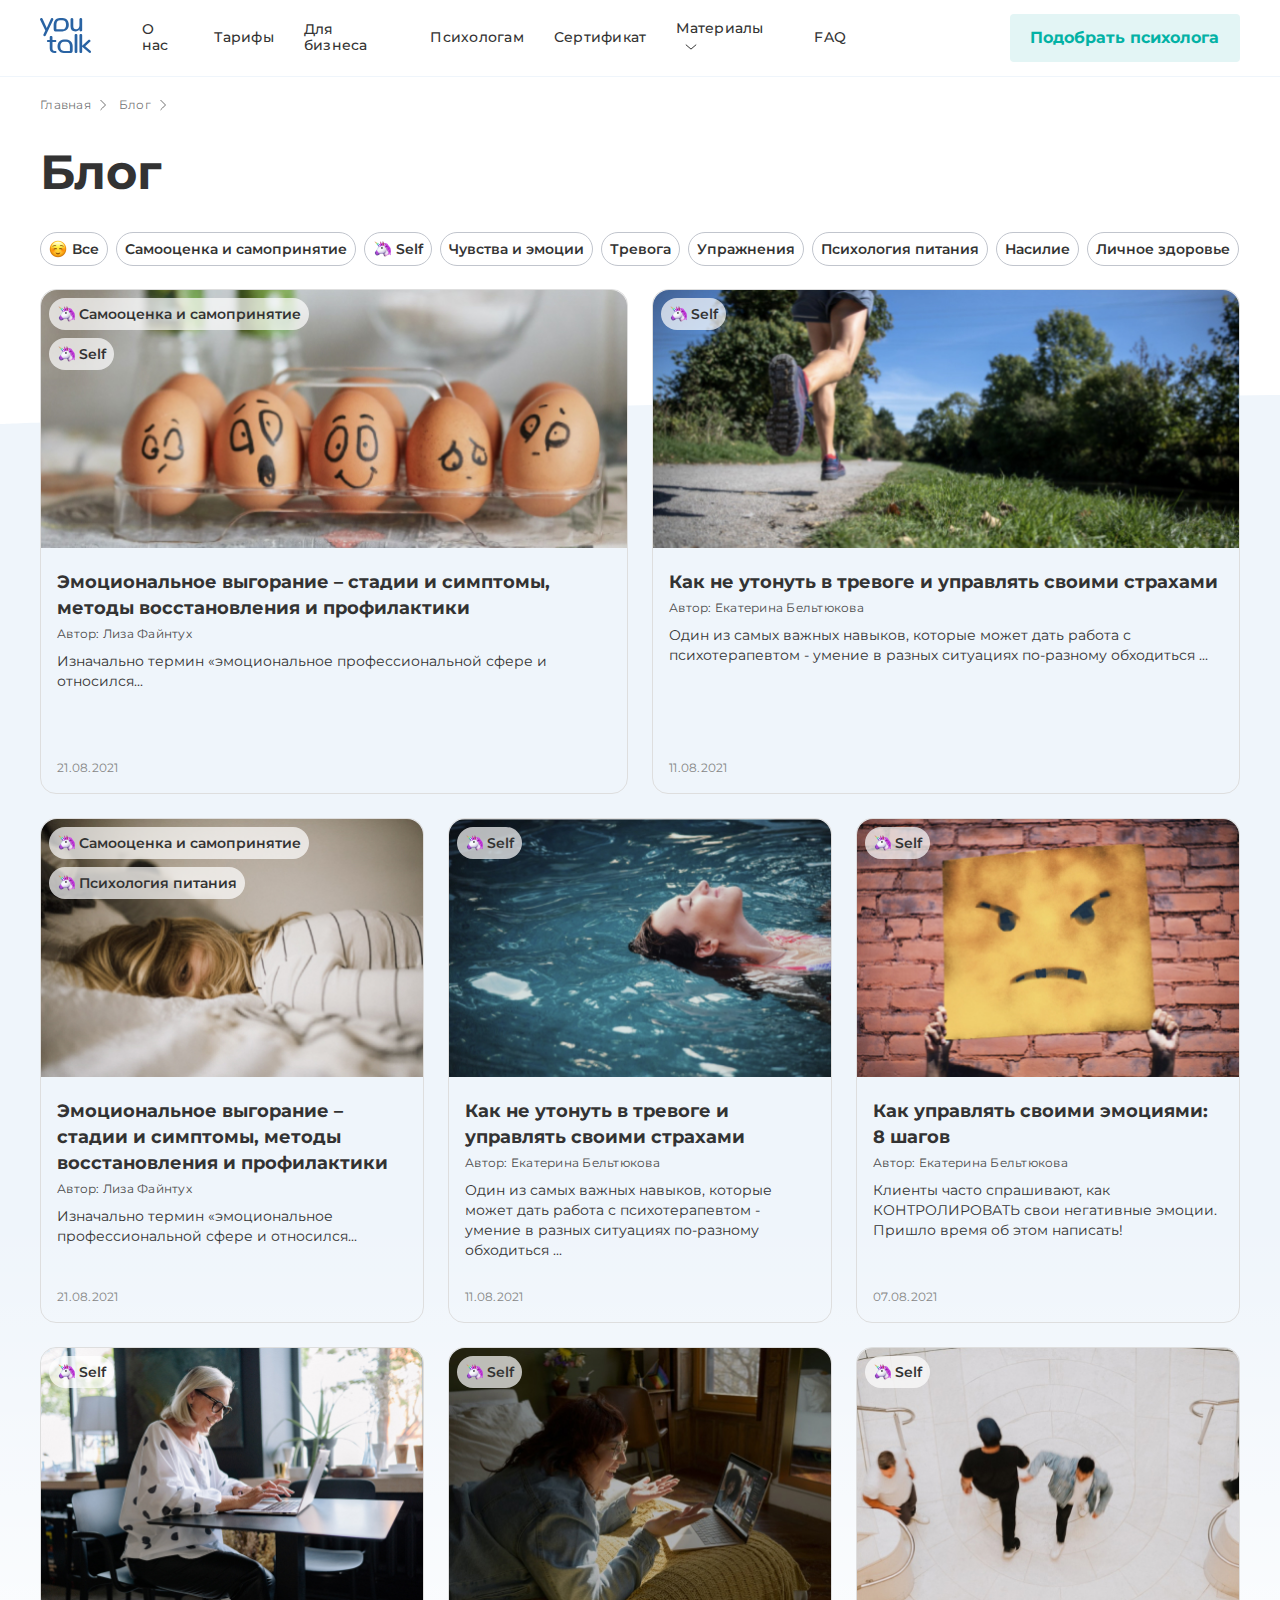
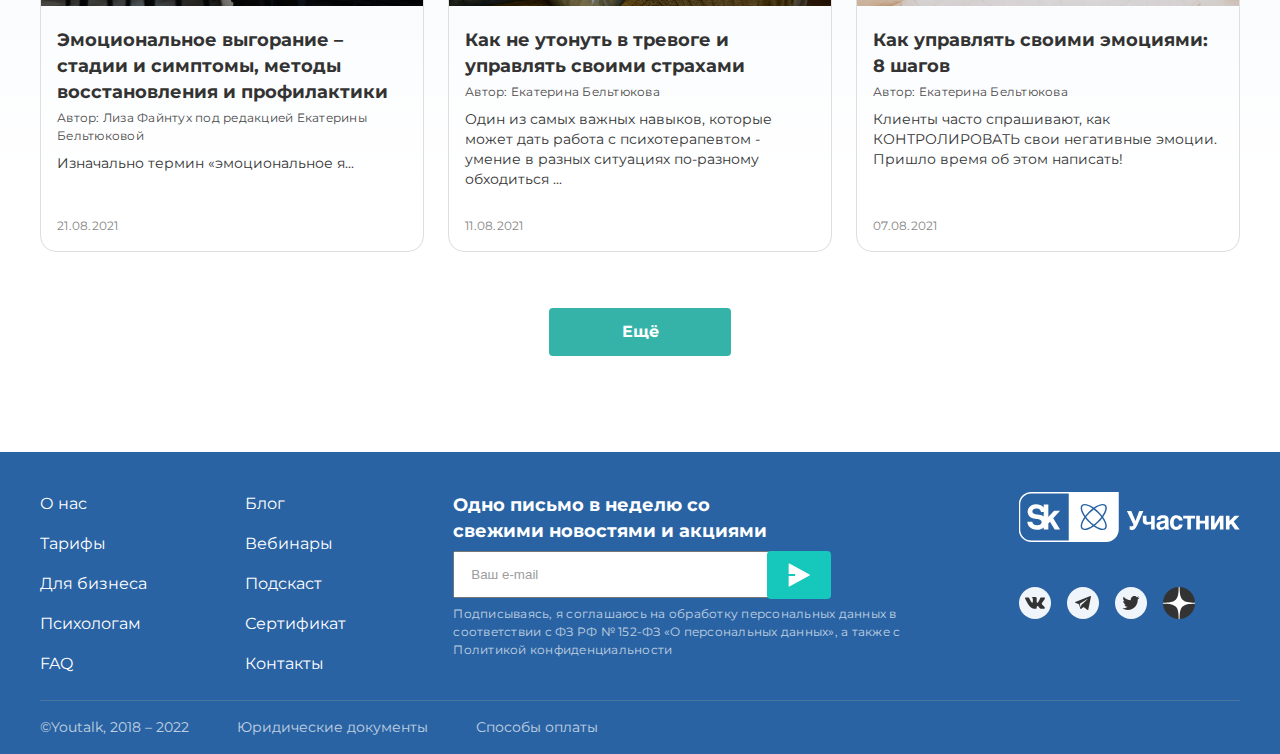
<file: index.html>
<!DOCTYPE html>
<html lang="ru">
  <head>
    <meta charset="UTF-8" />
    <meta name="viewport" content="width=device-width, initial-scale=1.0" />
    <meta http-equiv="X-UA-Compatible" content="ie=edge" />
    <title>Youtalk</title>
    <link rel="preconnect" href="https://fonts.googleapis.com" />
    <link rel="preconnect" href="https://fonts.gstatic.com" crossorigin />
    <link
      href="https://fonts.googleapis.com/css2?family=Montserrat:ital,wght@0,400;0,500;0,600;0,700;1,400&family=Open+Sans&display=swap"
      rel="stylesheet"
    />
    <link rel="stylesheet" href="css/reset.css" />
    <link rel="stylesheet" href="css/style.css" />
  </head>
  <body>
    <div class="wrapper">
      <header class="header">
        <div class="container">
          <div class="nav">
            <a class="logo" href="#">
              <img class="logo__img" src="images/logo.svg" alt="логотип" />
            </a>
            <div class="burger__menu">
              <span></span>
            </div>
            <ul class="menu ">
              <li class="menu__list">
                <a class="menu__link" href="#">О нас</a>
              </li>
              <li class="menu__list">
                <a class="menu__link" href="#">Тарифы</a>
              </li>
              <li class="menu__list">
                <a class="menu__link" href="#">Для бизнеса</a>
              </li>
              <li class="menu__list">
                <a class="menu__link" href="#">Психологам</a>
              </li>
              <li class="menu__list">
                <a class="menu__link" href="#">Сертификат</a>
              </li>
              <li class="menu__list">
                <a class="menu__link check-mark" href="#">Материалы</a>
              </li>
              <li class="menu__list">
                <a class="menu__link" href="#">FAQ</a>
              </li>
            </ul>
            <button class="header__button button">Подобрать психолога</button>
          </div>
        </div>
      </header>
        <main class="main">
        <div class="container">
          <ul class="bread-crumbs">
            <li class="bread-crumbs_item"><a href="#">Главная</a></li>
            <li class="bread-crumbs_item"><a href="#">Блог</a></li>
          </ul>
          <section class="blog">
            <h1 class="blog__title">Блог</h1>
            <div class="blog__menu">
              <ul class="blog__menu-list">
                <li class="blog__menu-item">
                  <a href="#" class="blog__menu-link"
                    ><img src="images/smile.svg" alt="эмодзи" /> Все</a
                  >
                </li>
                <li class="blog__menu-item">
                  <a href="#" class="blog__menu-link"
                    >Самооценка и самопринятие</a
                  >
                </li>
                <li class="blog__menu-item">
                  <a href="#" class="blog__menu-link"
                    ><img src="images/unicorn.svg" alt="unicorn" />Self</a
                  >
                </li>
                <li class="blog__menu-item">
                  <a href="#" class="blog__menu-link">Чувства и эмоции</a>
                </li>
                <li class="blog__menu-item">
                  <a href="#" class="blog__menu-link">Тревога</a>
                </li>
                <li class="blog__menu-item">
                  <a href="#" class="blog__menu-link">Упражнения</a>
                </li>
                <li class="blog__menu-item">
                  <a href="#" class="blog__menu-link">Психология питания</a>
                </li>
                <li class="blog__menu-item">
                  <a href="#" class="blog__menu-link">Насилие</a>
                </li>
                <li class="blog__menu-item">
                  <a href="#" class="blog__menu-link">Личное здоровье</a>
                </li>
              </ul>
            </div>
            <div class="blog__articles">
              <div class="blog__article">
                <div class="blog__article-img">
                  <img
                    src="images/blog__article-img1.jpg"
                    alt="картинка статьи"
                  />
                </div>
                <div class="blog__article-info">
                  <h2 class="blog__article-title">
                    Эмоциональное выгорание – стадии и симптомы, методы
                    восстановления и профилактики
                  </h2>
                  <p class="blog__article-author">Автор: Лиза Файнтух</p>
                  <p class="blog__article-text">
                    Изначально термин «эмоциональное профессиональной сфере и
                    относился...
                  </p>
                  <time class="blog__article-time">21.08.2021</time>
                </div>
                <a href="#" class="blog__mark"
                  ><img src="images/unicorn.svg" alt="unicorn" />Самооценка и
                  самопринятие</a
                >
                <a href="#" class="blog__mark-2"
                  ><img src="images/unicorn.svg" alt="unicorn" />Self</a
                >
              </div>

              <div class="blog__article">
                <div class="blog__article-img">
                  <img
                    src="images/blog__article-img2.jpg"
                    alt="картинка статьи"
                  />
                </div>
                <div class="blog__article-info">
                  <h2 class="blog__article-title">
                    Как не утонуть в тревоге и управлять своими страхами
                  </h2>
                  <p class="blog__article-author">
                    Автор: Екатерина Бельтюкова
                  </p>
                  <p class="blog__article-text">
                    Один из самых важных навыков, которые может дать работа с
                    психотерапевтом - умение в разных ситуациях по-разному
                    обходиться ...
                  </p>
                  <time class="blog__article-time">11.08.2021</time>
                </div>
                <a href="#" class="blog__mark"
                  ><img src="images/unicorn.svg" alt="unicorn" />Self</a
                >
              </div>

              <div class="blog__article">
                <div class="blog__article-img">
                  <img
                    src="images/blog__article-img3.jpg"
                    alt="картинка статьи"
                  />
                </div>
                <div class="blog__article-info">
                  <h2 class="blog__article-title">
                    Эмоциональное выгорание – стадии и симптомы, методы
                    восстановления и профилактики
                  </h2>
                  <p class="blog__article-author">Автор: Лиза Файнтух</p>
                  <p class="blog__article-text">
                    Изначально термин «эмоциональное профессиональной сфере и
                    относился...
                  </p>
                  <time class="blog__article-time">21.08.2021</time>
                </div>
                <a href="#" class="blog__mark"
                  ><img src="images/unicorn.svg" alt="unicorn" />Самооценка и
                  самопринятие</a
                >
                <a href="#" class="blog__mark-2"
                  ><img src="images/unicorn.svg" alt="unicorn" />Психология
                  питания</a
                >
              </div>

              <div class="blog__article">
                <div class="blog__article-img">
                  <a href="article.html"><img
                    src="images/blog__article-img4.jpg"
                    alt="картинка статьи"
                  /></a>
                </div>
                <div class="blog__article-info">
                  <h2 class="blog__article-title">
                    Как не утонуть в тревоге и управлять своими страхами
                  </h2>
                  <p class="blog__article-author">
                    Автор: Екатерина Бельтюкова
                  </p>
                  <p class="blog__article-text">
                    Один из самых важных навыков, которые может дать работа с
                    психотерапевтом - умение в разных ситуациях по-разному
                    обходиться ...
                  </p>
                  <time class="blog__article-time">11.08.2021</time>
                </div>
                <a href="#" class="blog__mark"
                  ><img src="images/unicorn.svg" alt="unicorn" />Self</a
                >
              </div>

              <div class="blog__article none">
                <div class="blog__article-img">
                  <img
                    src="images/blog__article-img5.jpg"
                    alt="картинка статьи"
                  />
                </div>
                <div class="blog__article-info">
                  <h2 class="blog__article-title">
                    Как управлять своими эмоциями: 8 шагов
                  </h2>
                  <p class="blog__article-author">
                    Автор: Екатерина Бельтюкова
                  </p>
                  <p class="blog__article-text">
                    Клиенты часто спрашивают, как КОНТРОЛИРОВАТЬ свои негативные
                    эмоции. Пришло время об этом написать!
                  </p>
                  <time class="blog__article-time">07.08.2021</time>
                </div>
                <a href="#" class="blog__mark"
                  ><img src="images/unicorn.svg" alt="unicorn" />Self</a
                >
              </div>

              <div class="blog__article none">
                <div class="blog__article-img">
                  <img
                    src="images/blog__article-img6.jpg"
                    alt="картинка статьи"
                  />
                </div>
                <div class="blog__article-info">
                  <h2 class="blog__article-title">
                    Эмоциональное выгорание – стадии и симптомы, методы
                    восстановления и профилактики
                  </h2>
                  <p class="blog__article-author">
                    Автор: Лиза Файнтух под редакцией Екатерины Бельтюковой
                  </p>
                  <p class="blog__article-text">
                    Изначально термин «эмоциональное я...
                  </p>
                  <time class="blog__article-time">21.08.2021</time>
                </div>
                <a href="#" class="blog__mark"
                  ><img src="images/unicorn.svg" alt="unicorn" />Self</a
                >
              </div>

              <div class="blog__article none">
                <div class="blog__article-img">
                  <img
                    src="images/blog__article-img7.jpg"
                    alt="картинка статьи"
                  />
                </div>
                <div class="blog__article-info">
                  <h2 class="blog__article-title">
                    Как не утонуть в тревоге и управлять своими страхами
                  </h2>
                  <p class="blog__article-author">
                    Автор: Екатерина Бельтюкова
                  </p>
                  <p class="blog__article-text">
                    Один из самых важных навыков, которые может дать работа с
                    психотерапевтом - умение в разных ситуациях по-разному
                    обходиться ...
                  </p>
                  <time class="blog__article-time">11.08.2021</time>
                </div>
                <a href="#" class="blog__mark"
                  ><img src="images/unicorn.svg" alt="unicorn" />Self</a
                >
              </div>

              <div class="blog__article none">
                <div class="blog__article-img">
                  <img
                    src="images/blog__article-img8.jpg"
                    alt="картинка статьи"
                  />
                </div>
                <div class="blog__article-info">
                  <h2 class="blog__article-title">
                    Как управлять своими эмоциями: 8 шагов
                  </h2>
                  <p class="blog__article-author">
                    Автор: Екатерина Бельтюкова
                  </p>
                  <p class="blog__article-text">
                    Клиенты часто спрашивают, как КОНТРОЛИРОВАТЬ свои негативные
                    эмоции. Пришло время об этом написать!
                  </p>
                  <time class="blog__article-time">07.08.2021</time>
                </div>
                <a href="#" class="blog__mark"
                  ><img src="images/unicorn.svg" alt="unicorn" />Self</a
                >
              </div>
            </div>
            <button class="button blog__button">Ещё</button>
          </section>
        </div>
      </main>
      <footer class="footer">
        <div class="container">
          <div class="footer__inner">
            <div class="footer__top">
              <ul class="footer__list-about">
                <li><a href="#"></a>О нас</li>
                <li><a href="#"></a>Тарифы</li>
                <li><a href="#"></a>Для бизнеса</li>
                <li><a href="#"></a>Психологам</li>
                <li><a href="#"></a>FAQ</li>
              </ul>

              <ul class="footer__list-about">
                <li><a href="#"></a>Блог</li>
                <li><a href="#"></a>Вебинары</li>
                <li><a href="#"></a>Подскаст</li>
                <li><a href="#"></a>Сертификат</li>
                <li><a href="#"></a>Контакты</li>
              </ul>

              <form action="#" class="form">
                <h2 class="form__title">
                  Одно письмо в неделю со свежими новостями и акциями
                </h2>

                <div class="form-group">
                  <input
                    type="text"
                    class="form__input"
                    placeholder="Ваш e-mail"
                  />

                  <button class="form__button">
                    <img src="images/form-letter.svg" alt="письмо" />
                  </button>
                </div>
                <p class="form__text">
                  Подписываясь, я соглашаюсь на обработку персональных данных в
                  соответствии с ФЗ РФ № 152-ФЗ «О персональных данных», а также
                  с Политикой конфиденциальности
                </p>
              </form>
              <div class="social">
                <div class="member-logo">
                  <img src="images/member.svg" alt="участник" />
                </div>
                <ul class="social-list">
                  <li class="social-item social-item1">
                    <a href="#" class="social-link"
                      ><img src="images/vk.svg" alt="Вконтакте"
                    /></a>
                  </li>
                  <li class="social-item social-item2">
                    <a href="#" class="social-link"
                      ><img src="images/tg.svg" alt="Телеграм"
                    /></a>
                  </li>
                  <li class="social-item social-item3">
                    <a href="#" class="social-link"
                      ><img src="images/x.svg" alt="Сеть Х"
                    /></a>
                  </li>
                  <li class="social-item social-item4">
                    <a href="#" class="social-link"
                      ><img src="images/dzen.svg" alt="Дзен"
                    /></a>
                  </li>
                </ul>
              </div>
            </div>

            <div class="footer__bottom">
              <ul class="footer__info">
                <li class="footer__info-item">
                  <a href="#" class="footer__info-link"
                    >©Youtalk, 2018 – 2022</a
                  >
                </li>
                <li class="footer__info-item">
                  <a href="#" class="footer__info-link"
                    >Юридические документы</a
                  >
                </li>
                <li class="footer__info-item">
                  <a href="#" class="footer__info-link">Способы оплаты</a>
                </li>
              </ul>
            </div>
          </div>
        </div>
      </footer>
    </div>
    <script>
      document.querySelector('.burger__menu').addEventListener('click', function() {
        this.classList.toggle('active');
        document.querySelector('.menu').classList.toggle('open');
      })
    </script>
  </body>
  </html>
</file>
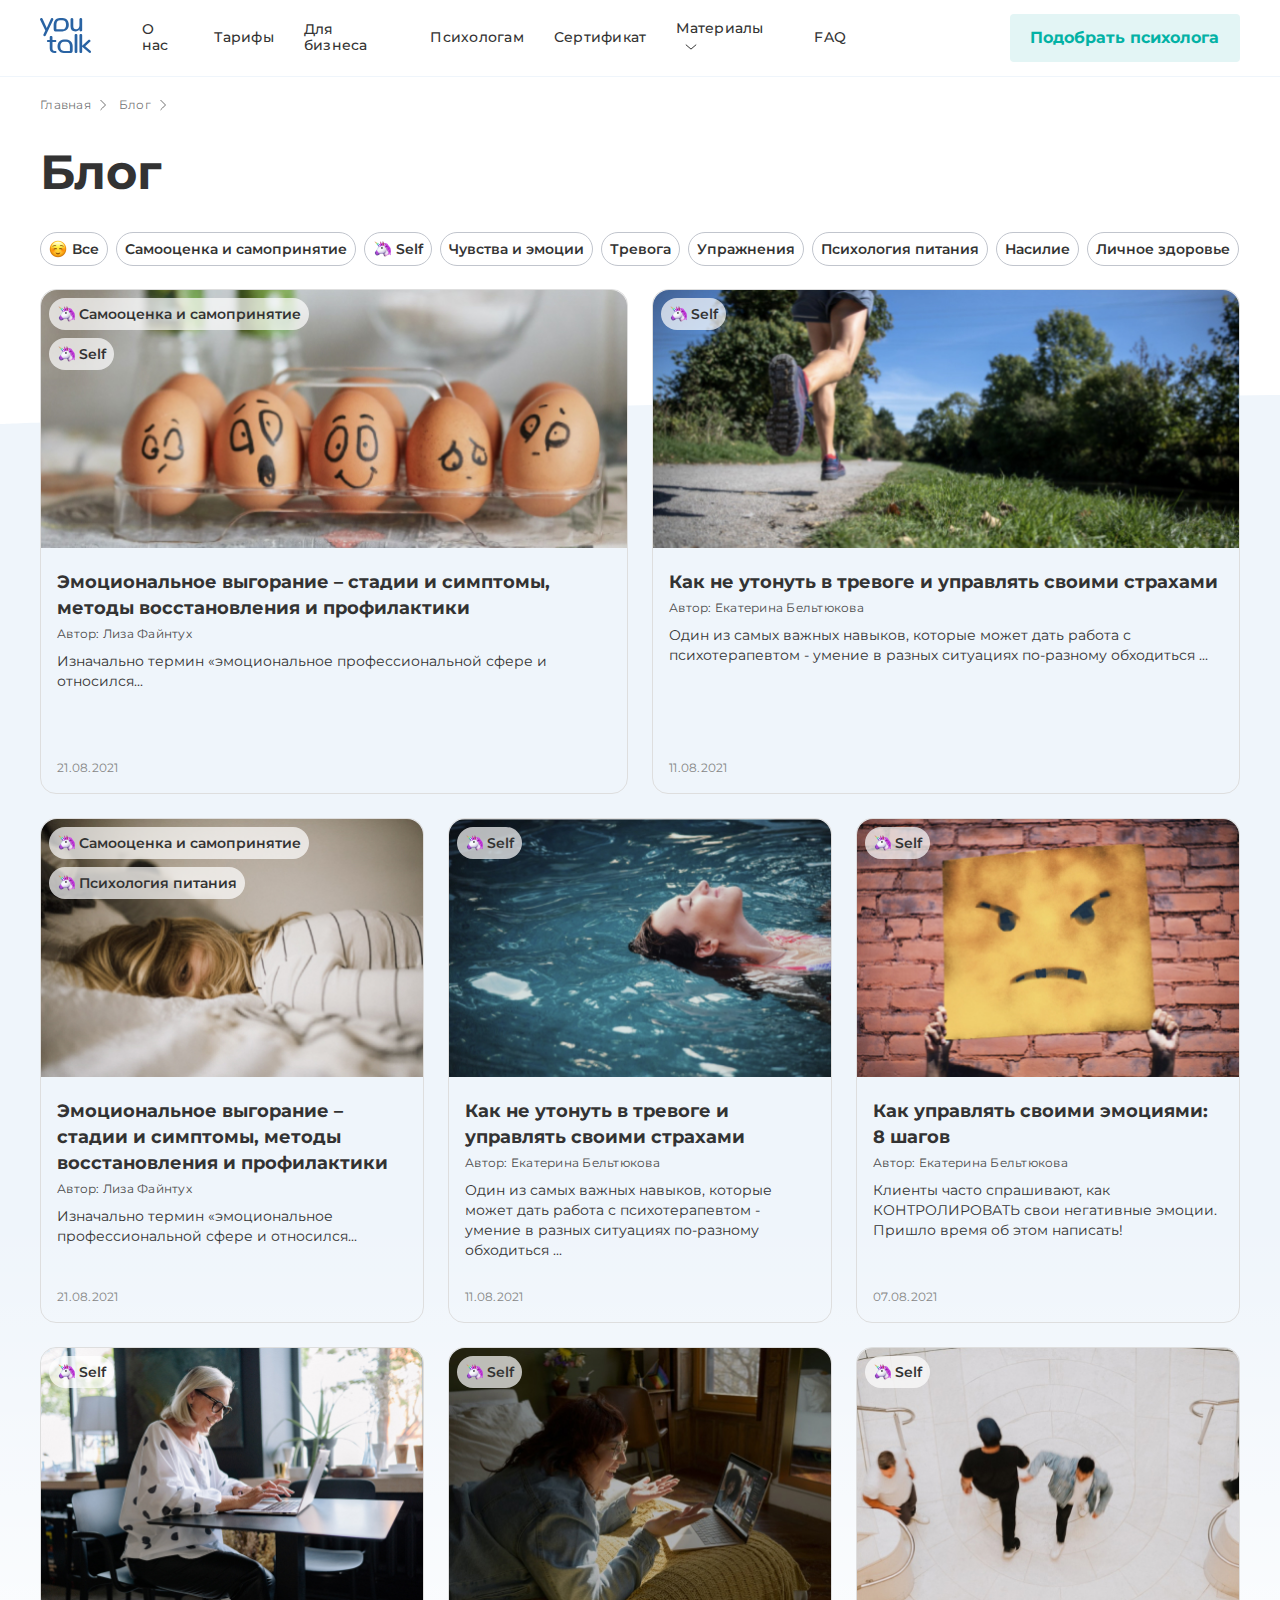
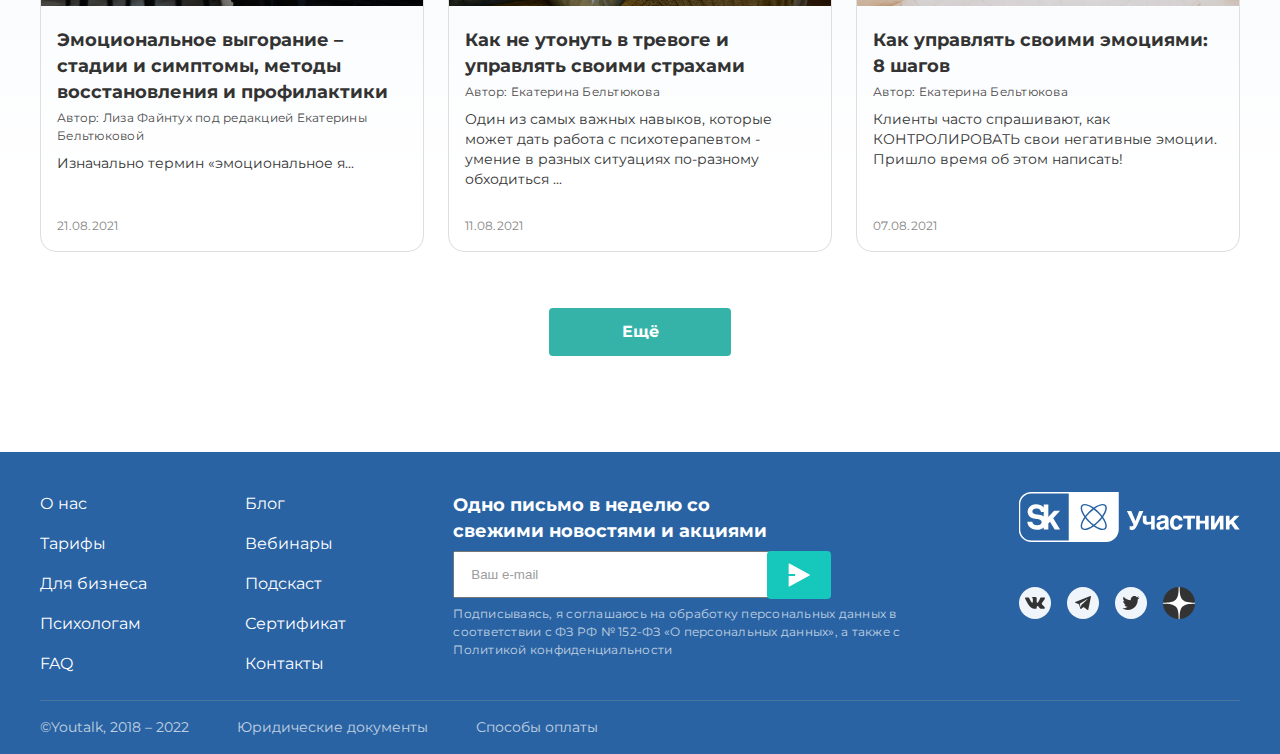
<file: blog.html>
<!DOCTYPE html>
<html lang="ru">
  <head>
    <meta charset="UTF-8" />
    <meta name="viewport" content="width=device-width, initial-scale=1.0" />
    <meta http-equiv="X-UA-Compatible" content="ie=edge" />
    <title>Youtalk</title>
    <link rel="preconnect" href="https://fonts.googleapis.com" />
    <link rel="preconnect" href="https://fonts.gstatic.com" crossorigin />
    <link
      href="https://fonts.googleapis.com/css2?family=Montserrat:ital,wght@0,400;0,500;0,600;0,700;1,400&family=Open+Sans&display=swap"
      rel="stylesheet"
    />
    <link rel="stylesheet" href="css/reset.css" />
    <link rel="stylesheet" href="css/style.css" />
  </head>
  <body>
    <div class="wrapper">
      <header class="header">
        <div class="container">
          <div class="nav">
            <a class="logo" href="#">
              <img class="logo__img" src="images/logo.svg" alt="логотип" />
            </a>
            <ul class="menu">
              <li class="menu__list">
                <a class="menu__link" href="#">О нас</a>
              </li>
              <li class="menu__list">
                <a class="menu__link" href="#">Тарифы</a>
              </li>
              <li class="menu__list">
                <a class="menu__link" href="#">Для бизнеса</a>
              </li>
              <li class="menu__list">
                <a class="menu__link" href="#">Психологам</a>
              </li>
              <li class="menu__list">
                <a class="menu__link" href="#">Сертификат</a>
              </li>
              <li class="menu__list">
                <a class="menu__link check-mark" href="#">Материалы</a>
              </li>
              <li class="menu__list">
                <a class="menu__link" href="#">FAQ</a>
              </li>
            </ul>
            <button class="header__button button">Подобрать психолога</button>
          </div>
        </div>
      </header>
      <main class="main">
        <div class="container">
          <ul class="bread-crumbs">
            <li class="bread-crumbs_item"><a href="#">Главная</a></li>
            <li class="bread-crumbs_item"><a href="blog.html">Блог</a></li>
          </ul>
          <section class="blog">
            <h1 class="blog__title">Блог</h1>
            <div class="blog__menu">
              <ul class="blog__menu-list">
                <li class="blog__menu-item">
                  <a href="#" class="blog__menu-link"
                    ><img src="images/smile.svg" alt="" /> Все</a
                  >
                </li>
                <li class="blog__menu-item">
                  <a href="#" class="blog__menu-link"
                    >Самооценка и самопринятие</a
                  >
                </li>
                <li class="blog__menu-item">
                  <a href="#" class="blog__menu-link"
                    ><img src="images/unicorn.svg" alt="unicorn" />Self</a
                  >
                </li>
                <li class="blog__menu-item">
                  <a href="#" class="blog__menu-link">Чувства и эмоции</a>
                </li>
                <li class="blog__menu-item">
                  <a href="#" class="blog__menu-link">Тревога</a>
                </li>
                <li class="blog__menu-item">
                  <a href="#" class="blog__menu-link">Упражнения</a>
                </li>
                <li class="blog__menu-item">
                  <a href="#" class="blog__menu-link">Психология питания</a>
                </li>
                <li class="blog__menu-item">
                  <a href="#" class="blog__menu-link">Насилие</a>
                </li>
                <li class="blog__menu-item">
                  <a href="#" class="blog__menu-link">Личное здоровье</a>
                </li>
              </ul>
            </div>
            <div class="blog__articles">
              <div class="blog__article">
                <div class="blog__article-img">
                  <img
                    src="images/blog__article-img1.jpg"
                    alt="картинка статьи"
                  />
                </div>
                <div class="blog__article-info">
                  <h2 class="blog__article-title">
                    Эмоциональное выгорание – стадии и симптомы, методы
                    восстановления и профилактики
                  </h2>
                  <p class="blog__article-author">Автор: Лиза Файнтух</p>
                  <p class="blog__article-text">
                    Изначально термин «эмоциональное профессиональной сфере и
                    относился...
                  </p>
                  <time class="blog__article-time">21.08.2021</time>
                </div>
                <a href="#" class="blog__mark"
                  ><img src="images/unicorn.svg" alt="unicorn" />Самооценка и
                  самопринятие</a
                >
                <a href="#" class="blog__mark-2"
                  ><img src="images/unicorn.svg" alt="unicorn" />Self</a
                >
              </div>

              <div class="blog__article">
                <div class="blog__article-img">
                  <img
                    src="images/blog__article-img2.jpg"
                    alt="картинка статьи"
                  />
                </div>
                <div class="blog__article-info">
                  <h2 class="blog__article-title">
                    Как не утонуть в тревоге и управлять своими страхами
                  </h2>
                  <p class="blog__article-author">
                    Автор: Екатерина Бельтюкова
                  </p>
                  <p class="blog__article-text">
                    Один из самых важных навыков, которые может дать работа с
                    психотерапевтом - умение в разных ситуациях по-разному
                    обходиться ...
                  </p>
                  <time class="blog__article-time">11.08.2021</time>
                </div>
                <a href="#" class="blog__mark"
                  ><img src="images/unicorn.svg" alt="unicorn" />Self</a
                >
              </div>

              <div class="blog__article">
                <div class="blog__article-img">
                  <img
                    src="images/blog__article-img3.jpg"
                    alt="картинка статьи"
                  />
                </div>
                <div class="blog__article-info">
                  <h2 class="blog__article-title">
                    Эмоциональное выгорание – стадии и симптомы, методы
                    восстановления и профилактики
                  </h2>
                  <p class="blog__article-author">Автор: Лиза Файнтух</p>
                  <p class="blog__article-text">
                    Изначально термин «эмоциональное профессиональной сфере и
                    относился...
                  </p>
                  <time class="blog__article-time">21.08.2021</time>
                </div>
                <a href="#" class="blog__mark"
                  ><img src="images/unicorn.svg" alt="unicorn" />Самооценка и
                  самопринятие</a
                >
                <a href="#" class="blog__mark-2"
                  ><img src="images/unicorn.svg" alt="unicorn" />Психология
                  питания</a
                >
              </div>

              <div class="blog__article">
                <div class="blog__article-img">
                  <img
                    src="images/blog__article-img4.jpg"
                    alt="картинка статьи"
                  />
                </div>
                <div class="blog__article-info">
                  <h2 class="blog__article-title">
                    Как не утонуть в тревоге и управлять своими страхами
                  </h2>
                  <p class="blog__article-author">
                    Автор: Екатерина Бельтюкова
                  </p>
                  <p class="blog__article-text">
                    Один из самых важных навыков, которые может дать работа с
                    психотерапевтом - умение в разных ситуациях по-разному
                    обходиться ...
                  </p>
                  <time class="blog__article-time">11.08.2021</time>
                </div>
                <a href="#" class="blog__mark"
                  ><img src="images/unicorn.svg" alt="unicorn" />Self</a
                >
              </div>

              <div class="blog__article">
                <div class="blog__article-img">
                  <img
                    src="images/blog__article-img5.jpg"
                    alt="картинка статьи"
                  />
                </div>
                <div class="blog__article-info">
                  <h2 class="blog__article-title">
                    Как управлять своими эмоциями: 8 шагов
                  </h2>
                  <p class="blog__article-author">
                    Автор: Екатерина Бельтюкова
                  </p>
                  <p class="blog__article-text">
                    Клиенты часто спрашивают, как КОНТРОЛИРОВАТЬ свои негативные
                    эмоции. Пришло время об этом написать!
                  </p>
                  <time class="blog__article-time">07.08.2021</time>
                </div>
                <a href="#" class="blog__mark"
                  ><img src="images/unicorn.svg" alt="unicorn" />Self</a
                >
              </div>

              <div class="blog__article">
                <div class="blog__article-img">
                  <img
                    src="images/blog__article-img6.jpg"
                    alt="картинка статьи"
                  />
                </div>
                <div class="blog__article-info">
                  <h2 class="blog__article-title">
                    Эмоциональное выгорание – стадии и симптомы, методы
                    восстановления и профилактики
                  </h2>
                  <p class="blog__article-author">
                    Автор: Лиза Файнтух под редакцией Екатерины Бельтюковой
                  </p>
                  <p class="blog__article-text">
                    Изначально термин «эмоциональное я...
                  </p>
                  <time class="blog__article-time">21.08.2021</time>
                </div>
                <a href="#" class="blog__mark"
                  ><img src="images/unicorn.svg" alt="unicorn" />Self</a
                >
              </div>

              <div class="blog__article">
                <div class="blog__article-img">
                  <img
                    src="images/blog__article-img7.jpg"
                    alt="картинка статьи"
                  />
                </div>
                <div class="blog__article-info">
                  <h2 class="blog__article-title">
                    Как не утонуть в тревоге и управлять своими страхами
                  </h2>
                  <p class="blog__article-author">
                    Автор: Екатерина Бельтюкова
                  </p>
                  <p class="blog__article-text">
                    Один из самых важных навыков, которые может дать работа с
                    психотерапевтом - умение в разных ситуациях по-разному
                    обходиться ...
                  </p>
                  <time class="blog__article-time">11.08.2021</time>
                </div>
                <a href="#" class="blog__mark"
                  ><img src="images/unicorn.svg" alt="unicorn" />Self</a
                >
              </div>

              <div class="blog__article">
                <div class="blog__article-img">
                  <img
                    src="images/blog__article-img8.jpg"
                    alt="картинка статьи"
                  />
                </div>
                <div class="blog__article-info">
                  <h2 class="blog__article-title">
                    Как управлять своими эмоциями: 8 шагов
                  </h2>
                  <p class="blog__article-author">
                    Автор: Екатерина Бельтюкова
                  </p>
                  <p class="blog__article-text">
                    Клиенты часто спрашивают, как КОНТРОЛИРОВАТЬ свои негативные
                    эмоции. Пришло время об этом написать!
                  </p>
                  <time class="blog__article-time">07.08.2021</time>
                </div>
                <a href="#" class="blog__mark"
                  ><img src="images/unicorn.svg" alt="unicorn" />Self</a
                >
              </div>
            </div>
            <button class="button blog__button">Ещё</button>
          </section>
        </div>
      </main>
      <footer class="footer">
        <div class="container">
          <div class="footer__inner">
            <div class="footer__top">
              <ul class="footer__list-about">
                <li><a href="#"></a>О нас</li>
                <li><a href="#"></a>Тарифы</li>
                <li><a href="#"></a>Для бизнеса</li>
                <li><a href="#"></a>Психологам</li>
                <li><a href="#"></a>FAQ</li>
              </ul>

              <ul class="footer__list-about">
                <li><a href="#"></a>Блог</li>
                <li><a href="#"></a>Вебинары</li>
                <li><a href="#"></a>Подскаст</li>
                <li><a href="#"></a>Сертификат</li>
                <li><a href="#"></a>Контакты</li>
              </ul>

              <form action="#" class="form">
                <h2 class="form__title">
                  Одно письмо в неделю со свежими новостями и акциями
                </h2>

                <div class="form-group">
                  <input
                    type="text"
                    class="form__input"
                    placeholder="Ваш e-mail"
                  />

                  <button class="form__button">
                    <img src="/images/form-letter.svg" alt="письмо" />
                  </button>
                </div>
                <p class="form__text">
                  Подписываясь, я соглашаюсь на обработку персональных данных в
                  соответствии с ФЗ РФ № 152-ФЗ «О персональных данных», а также
                  с Политикой конфиденциальности
                </p>
              </form>
              <div class="social">
                <div class="member-logo">
                  <img src="/images/member.svg" alt="участник" />
                </div>
                <ul class="social-list">
                  <li class="social-item social-item1">
                    <a href="#" class="social-link"
                      ><img src="/images/vk.svg" alt="Вконтакте"
                    /></a>
                  </li>
                  <li class="social-item social-item2">
                    <a href="#" class="social-link"
                      ><img src="/images/tg.svg" alt="Телеграм"
                    /></a>
                  </li>
                  <li class="social-item social-item3">
                    <a href="#" class="social-link"
                      ><img src="/images/x.svg" alt="Сеть Х"
                    /></a>
                  </li>
                  <li class="social-item social-item4">
                    <a href="#" class="social-link"
                      ><img src="/images/dzen.svg" alt="Дзен"
                    /></a>
                  </li>
                </ul>
              </div>
            </div>

            <div class="footer__bottom">
              <ul class="footer__info">
                <li class="footer__info-item">
                  <a href="#" class="footer__info-link"
                    >©Youtalk, 2018 – 2022</a
                  >
                </li>
                <li class="footer__info-item">
                  <a href="#" class="footer__info-link"
                    >Юридические документы</a
                  >
                </li>
                <li class="footer__info-item">
                  <a href="#" class="footer__info-link">Способы оплаты</a>
                </li>
              </ul>
            </div>
          </div>
        </div>
      </footer>
    </div>
  </body>
</html>
</file>
<file: css/style.css>
:root {
  --button-green: #35b3a9;
  --color-mainText: #333;
  --footer-bg: #2963a3;
}

html {
  box-sizing: border-box;
  height: 100%;
}

*,
*::before,
*::after {
  box-sizing: inherit;
}

a {
  color: inherit;
  text-decoration: none;
}

li {
  list-style: none;
}

img {
  max-width: 100%;
}

body {
  height: 100%;
  font-family: "Montserrat", sans-serif;
  font-size: 14px;
  font-style: normal;
  font-weight: 400;
  line-height: 20px;
  color: var(--color-mainText);
}

button {
  border: none;
  outline: none;
  background-color: transparent;
  padding: 0;
  font: inherit;
  color: inherit;
}

input:focus {
  outline: none;
}

.wrapper {
  min-height: 100%;
  display: flex;
  flex-direction: column;
}

.container {
  max-width: 1220px;
  padding: 0 10px;
  margin: 0 auto;
}

.button {
  display: inline-flex;
  font-size: 16px;
  font-weight: 700;
  line-height: normal;
  line-height: 24px;
  border-radius: 4px;
  background: var(--button-green);
  padding: 12px 16px;
  width: 234px;
  height: 48px;
  color: #fff;
  text-align: center;
  cursor: pointer;
}

.header {
  border-bottom: 1px solid #eff5fb;
}

.nav {
  display: flex;
  height: 76px;
  padding: 30px 0;
  align-items: center;
  justify-content: space-between;
}

.menu {
  display: flex;
  column-gap: 30px;
  align-items: center;
  margin-right: 164px;
  margin-left: 51px;
}

.menu__list {
  display: flex;
  align-items: center;
  font-size: 14px;
  font-weight: 500;
  line-height: 114%;
  letter-spacing: 0.25px;
}

.menu__link {
  transition: all 0.2s;
}

.menu__link:hover {
  color: var(--button-green);
}

.check-mark::after {
  content: url(../images/check-mark.svg);
  position: relative;
  padding-left: 8px;
  top: 3px;
  right: 0;
}

.header__button {
  max-width: 230px;
  padding: 14px 20px;
  align-items: center;
  background-color: #e3f5f5;
  color: #03b2a5;
  transition: all 0.3s;
}

.header__button:hover {
  box-shadow: 5px 3px 27px rgba(151, 189, 189, 0.4);
}

.bread-crumbs {
  display: flex;
  align-items: center;
}

.bread-crumbs_item {
  color: rgba(51, 51, 51, 0.7);
  font-size: 12px;
  line-height: 18px;
  letter-spacing: 0.25px;
}

.bread-crumbs_item:first-child::after,
.bread-crumbs_item:nth-child(2)::after {
  content: url(../images/Arrow.svg);
  position: relative;
  margin: 0 8px 0 4px;
  top: 4px;
  right: 0;
}

.main {
  background-image: url(../images/bg-main.svg);
  background-repeat: no-repeat;
  background-position: 0px 314px;
  background-size: cover;
  height: 100%;
  background-color: #fff;
  flex: 1 1 auto;
  padding-top: 16px;
}

.blog {
  margin-top: 30px;
}

.blog__title {
  margin-bottom: 32px;
  font-size: 48px;
  font-weight: 700;
  line-height: 56px;
}

.blog__menu {
  margin-bottom: 23px;
}

.blog__menu-list {
  display: flex;
  gap: 0 8px;
}

.blog__menu-item {
  border-radius: 24px;
  border: 1px solid #c1c5cd;
  padding: 6px 8px;
  font-weight: 600;
  transition: 0.3s;
}

.blog__menu-link {
  display: flex;
  align-items: center;
  column-gap: 5px;
}

.blog__articles {
  display: grid;
  grid-template: repeat(3, 1fr) / repeat(6, 1fr);
  gap: 24px;
}
.blog__article:first-child,
.blog__article:nth-child(2) {
  grid-column: span 3;
}

.blog__article {
  display: flex;
  flex-direction: column;
  grid-column: span 2;
  border: 1px solid #dedede;
  border-radius: 16px;
  position: relative;
}

.blog__article-img img {
  object-fit: cover;
  border-radius: 16px 16px 0 0;
  cursor: pointer;
}

.blog__mark,
.blog__mark-2 {
  display: flex;
  column-gap: 4px;
  align-items: center;
  border-radius: 24px;
  background-color: rgba(255, 255, 255, 0.7);
  padding: 6px 8px;
  margin: 8px;
  font-weight: 600;
  position: absolute;
}

.blog__mark-2 {
  margin-top: 48px;
}

.blog__article-info {
  display: flex;
  flex-direction: column;
  justify-content: space-between;
  align-items: flex-start;
  min-height: 240px;
  padding: 16px;
}

.blog__article-title {
  font-size: 18px;
  font-weight: 700;
  line-height: 26px;
  margin-bottom: 4px;
}

.blog__article-author {
  color: #494949;
  font-size: 12px;
  line-height: 18px;
  letter-spacing: 0.25px;
  margin-bottom: 8px;
}

.blog__article-time {
  margin-top: auto;
  color: #868686;
  font-size: 12px;
  line-height: 18px;
  letter-spacing: 0.25px;
}

.blog__button {
  display: flex;
  margin: 56px auto 96px;
  max-width: 182px;
  justify-content: center;
  align-items: center;
  transition: all 0.2s;
}

.blog__button:hover {
  box-shadow: 5px 3px 27px rgba(151, 189, 189, 0.4);
}

.footer {
  background-color: var(--footer-bg);
}

.footer__inner {
  color: #fff;
  margin: 40px 0 0;
}

.footer__top {
  display: flex;
  justify-content: space-between;
  margin-bottom: 24px;
}

.footer__list-about {
  font-size: 16px;
  line-height: 24px;
}

.footer__list-about li + li {
  padding-top: 16px;
}

/* .form {
  display: grid;
  max-width: 486px;
}

.form__title {
  font-size: 18px;
  font-weight: 700;
  line-height: 26px;
  margin-bottom: 8px;
}

.form-group {
  display: flex;
  align-items: center;
  position: relative;
  margin-bottom: 8px;
}

.form__input {
  padding: 14px 52px 14px 16px;
  height: 48px;
}

.form__title,
.form__input {
  width: 384px;
}

.form__input::placeholder {
  color: #9d9d9d;
}

.form__button {
  display: flex;
  max-width: 64px;
  max-height: 48px;
  padding: 14px 20px;
  align-items: center;
  justify-content: center;
  background-color: #16c8bb;
  border-radius: 4px;
  position: absolute;
  right: 101px;
  cursor: pointer;
} */

.form {
  display: flex;
  flex-direction: column;
  max-width: 478px;
  padding: 0 10px;
}

.form__title {
  max-width: 350px;
  font-size: 18px;
  font-weight: 700;
  line-height: 26px;
  margin-bottom: 8px;
}

.form-group {
  display: flex;
  align-items: center;
  margin-bottom: 8px;
  max-height:45px;
  max-width: 378px;
}

.form__input {
  flex-grow: 1;
  flex-shrink: 1;
  padding: 14px 52px 14px 16px;
  
}



.form__input::placeholder {
  color: #9d9d9d;
}

.form__button {
  display: flex;
  max-width: 64px;
  max-height: 48px;
  padding: 14px 20px;
  align-items: center;
  justify-content: center;
  background-color: #16c8bb;
  border-radius: 4px;
  cursor: pointer;
  margin-left: -10px;
}

.form__button img {
  width: 24px;
  height: 24px;
}

.form__text {
  font-size: 12px;
  opacity: 0.7;
  line-height: 18px;
  letter-spacing: 0.25px;
}

.member-logo {
  margin-bottom: 40px;
}

.social-list {
  display: flex;
  gap: 16px;
  align-items: center;
}

.social-item img {
  max-width: none;
}

.footer__bottom {
  border-top: 1px solid rgba(157, 157, 157, 0.3);
}
.footer__info {
  display: flex;
  gap: 48px;
  opacity: 0.7;
  padding: 16px 0 17px;
}

.article-main {
  height: 100%;
  flex: 1 1 auto;
  padding-bottom: 158px;
  background: url(../images/bg-main.svg) right 50% bottom -14% no-repeat,
    url(../images/big-bubbles.svg) no-repeat top 50% right -50%,
    url(../images/bubble.svg) no-repeat top 97% right -14%;
}

.article-content {
  display: flex;
  justify-content: space-between;
  padding-bottom: 48px;
  border-bottom: 1px solid #dedede;
  margin-bottom: 72px;
}

.article-content__body {
  max-width: 690px;
  font-size: 16px;
  font-weight: 500;
  line-height: 24px;
}

.article-content__heading {
  margin: 54px 0 24px;
}

.article-content__body-title {
  margin-bottom: 16px;
  font-size: 48px;
  font-weight: 700;
  line-height: 56px;
}

.article__by {
  display: flex;
  margin-top: 16px;
  margin-bottom: 24px;
  font-size: 14px;
  font-weight: 400;
  line-height: 20px;
}

.article__by span {
  margin: 0 8px;
  display: block;
  text-align: center;
  position: relative;
  top: -4px;
}

.article__by a {
  color: #2963a3;
}

.article-content__nav {
  margin-bottom: 24px;
}
.article-content__nav-title {
  font-size: 16px;
  font-weight: 700;
  line-height: 24px;
  margin-bottom: 16px;
}
.article-content__list {
  display: inline-block;
}

.article-content__list li + li {
  margin-top: 8px;
}
.article-content__list-item {
  text-decoration: underline;
  padding-left: 32px;
  position: relative;
}
.what-else__item::before,
.article-content__list-item::before {
  content: url(../images/circle-list.svg);
  position: absolute;
  left: 8px;
}

.list-item2:first-child {
  margin-left: 25px;
}

.list-item2:nth-child(2) {
  margin-left: 41px;
}

.list-item2:nth-child(3) {
  margin-left: 57px;
}

.article-content__h3-block {
  margin: 24px 0;
}
.h3-block__title {
  font-size: 24px;
  font-weight: 700;
  line-height: 32px;
  margin-bottom: 16px;
}
.h3-block__text:first-of-type {
  margin-bottom: 30px;
}

.article-content__h3-block blockquote {
  margin-top: 24px;
  font-style: italic;
  font-weight: 400;
  padding: 24px;
  background-color: #f3f7fe;
  border-radius: 16px;
  background-image: url(../images/quotations.svg);
  background-repeat: no-repeat;
  background-position: 24px 24px;
}

.article-content__h3-block cite {
  margin-top: 8px;
  display: block;
  font-weight: 700;
  font-style: normal;
}
.article-content__what-else {
  margin-bottom: 24px;
}
.what-else__title {
  margin-bottom: 16px;
}
.what-else__list {
  display: flex;
  flex-direction: column;
  gap: 16px 0;
  margin-bottom: 24px;
}
.what-else__item {
  padding-left: 32px;
  position: relative;
}
.what-else__img {
  margin-bottom: 16px;
}
.what-else__descr {
  font-size: 14px;
  font-style: normal;
  font-weight: 400;
  line-height: 130%;
  letter-spacing: 0.25px;
  color: #868686;
  margin-bottom: 24px;
}
.article-content__text {
  margin-bottom: 24px;
}
.what-else__text-em {
  text-align: center;
  margin: 0 auto 24px;
  padding: 24px 102px;
  background-image: url(../images/what-else_bg.svg);
  background-repeat: no-repeat;
  background-position: center center;
  background-size: contain;
}
.what-else__block,
.what-else__block2 {
  display: flex;
  justify-content: space-between;
  margin-bottom: 24px;
  gap: 0 24px;
}

.what-else__block p {
  margin-bottom: 0;
}

.text_what {
  margin-bottom: 24px;
}

.exersice {
  padding: 24px;
  background-color: #fefaec;
  border-radius: 16px;
}

.exersice-2 {
  background-color: #fff3eb;
}
.exersice-3 {
  background-color: rgba(3, 178, 165, 0.1);
  margin-bottom: 24px;
}

.exersice p {
  margin-bottom: 0;
}

.exercise__title {
  margin-bottom: 8px;
  font-weight: 700;
}
.article-content__conclusion {
  margin-bottom: 24px;
}
.article-content__conclusion-top {
  display: flex;
  justify-content: space-between;
  margin-bottom: 24px;
  gap: 0 24px;
}
.conclusion-top__item img {
  margin-bottom: 24px;
}
.article-content__conclusion-bottom {
}
.flash {
  display: flex;
  align-items: center;
  justify-content: center;
  margin-bottom: 24px;
}

.article-content__bottom-nav {
  margin-bottom: 48px;
}
.bottom-nav__list {
  display: flex;
  flex-wrap: wrap;
}
.bottom-nav__item {
  font-size: 14px;
  font-weight: 400;
  line-height: 20px;
}

.bottom-nav__link {
  color: #2963a3;
}
.bottom-nav__link span {
  display: inline-flex;
  margin: 0 8px;
  position: relative;
  top: -4px;
}
.article-content__aside {
  max-width: 282px;
}
.aside__item {
  min-width: 282px;
  text-align: center;
  transition: all 0.3s ease-in;
}
.aside__item:hover {
  box-shadow: 0px 30px 50px 0px #eff5fb;
}
.aside__item-1 {
  padding: 24px;
  margin-bottom: 24px;
  background-color: #e6f0fd;
  border-radius: 16px;
}
.aside__img-1 {
  margin-bottom: 24px;
}
.aside__title {
  font-size: 18px;
  font-weight: 700;
  line-height: 24px;
  margin-bottom: 11px;
}
.aside__text {
  margin-bottom: 24px;
}

.aside__button {
  display: inline-block;
  padding: 12px 16px;
  text-align: center;
}
.aside__item-2 {
  margin-bottom: 28px;
  position: relative;
  padding: 24px;
  border: 1px solid #dedede;
  border-radius: 16px;
}
.aside__img-2 {
  margin-bottom: 16px;
}
.aside__menu-list {
  display: flex;
  position: absolute;
  top: 16px;
  left: 16px;
  flex-direction: column;
  text-align: left;
  gap: 8px 0;
}
.aside__menu-item {
  font-size: 12px;
  font-weight: 500;
  line-height: 18px;
  letter-spacing: 0.25px;
  padding: 0px 6px;
  background: rgba(243, 244, 248, 0.7);
  border-radius: 6px;
}
.aside__menu-item:last-child {
  max-width: 74px;
}
.aside__menu-link {
  display: flex;
  align-items: center;
  gap: 0 4px;
}

.aside__menu-link img {
  width: 16px;
  height: 24px;
}
.item-2__name {
  font-size: 20px;
  font-weight: 700;
  line-height: 28px;
}
.item-2__work {
  font-size: 16px;
  font-weight: 600;
  line-height: 24px;
  margin-bottom: 4px;
}
.item-2__experience {
  color: #a2a7b1;
  font-weight: 500;
  box-shadow: 0px 1px 0px 0px #dedede;
  padding-bottom: 16px;
  margin-bottom: 16px;
}

.item-2__experience span {
  display: inline-flex;
  margin: 0 4px;
  position: relative;
  top: -4px;
}

.tiem-2__what-work {
  text-align: left;
  margin-bottom: 20px;
}
.what-work__title {
  font-size: 16px;
  font-weight: 700;
  line-height: 24px;
  margin-bottom: 8px;
}
.what-work__list {
  display: flex;
  flex-direction: column;
  gap: 8px;
}
.what-work__item {
  padding-left: 24px;
  position: relative;
}

.what-work__item::before {
  content: url(../images/circle-list.svg);
  position: absolute;
  left: 5px;
}
.aside__item-3 {
  margin-bottom: 42px;
}
.aside__item-4 {
  display: flex;
  flex-direction: column;
  gap: 16px 0;
  text-align: left;
  padding: 32px;
  background-image: url(../images/item4-img.svg);
  background-repeat: no-repeat;
  background-size: contain;
  border-radius: 24px;
  border: 1px solid #dedede;
}
.item-4__title {
  font-size: 18px;
  font-weight: 700;
  line-height: 26px;
  color: #2963a3;
}

.item-4__title span {
  font-size: 24px;
  line-height: 32px;
}

.aside__item-4 {
  font-size: 14px;
  font-weight: 400;
  line-height: 20px;
}
.item-4__text {
  font-family: "Open Sans", sans-serif;
  max-width: 190px;
}

.item-4__price {
  font-size: 24px;
  font-weight: 700;
  line-height: 32px;
}

.item-4__btn {
  padding: 12px 16px;
  display: inline-block;
  max-width: 108px;
}
.article-content__support {
  display: flex;
  flex-direction: column;
  gap: 24px;
  max-width: 348px;
  position: relative;
}

.article-content__support::after {
  position: absolute;
  content: url(../images/support-img.svg);
  top: 0;
  right: -750px;
}

.support__title {
  font-size: 48px;
  font-style: normal;
  font-weight: 700;
  line-height: 56px;
}

.support__button {
  align-items: center;
  padding: 20px 24px;
  width: 238px;
}

.menu-btn {
  display: none;
}

@media screen and (max-width: 1024px) {
  .container {
    max-width: 1024px;
    padding: 0 32px;
  }

  .menu {
    display: flex;
    column-gap: 14px;
    align-items: center;
    margin-right: 20px;
    margin-left: 32px;
  }

  .ul-none {
    display: none;
  }

  .check-mark::after {
    content: url(../images/check-mark.svg);
    position: relative;
    padding-left: 4px;
    top: 3px;
    right: 0;
  }

  .blog__menu-list {
    display: flex;
    flex-wrap: wrap;
    gap: 8px;
  }

  .blog__article-info {
    flex: 1 1 auto;
  }

  .blog__button {
    margin: 35px auto 60px;
  }

  .footer__list-about:not(:first-child) {
    margin-left: 30px;
  }

  .form {
    max-width: 450px;
  }

  .form__input {
    max-width: 348px;
  }

  .article-content__aside {
    max-width: 222px;
  }

  .aside__item {
    min-width: 222px;
  }

  .aside__item-1 {
    padding: 20px;
  }

  .aside__button {
    display: inline-block;
    padding: 12px 16px;
    text-align: center;
    width: 182px;
  }

  .article-content {
    border-bottom: none;
    margin-bottom: 0;
    padding-bottom: 0;
  }
  .bottom-nav__list {
    display: none;
  }
  .article-content__support {
    display: none;
  }
  .article-main {
    padding-bottom: 0;
    margin-bottom: 71px;
    background: none;
  }

  .exersice-3 {
    margin-bottom: 0;
  }

  .aside__item-3 {
    margin-bottom: 24px;
  }
}

@media screen and (max-width: 768px) {
  .menu,
  .header__button {
    display: none;
  }

  .container {
    max-width: 768px;
    padding: 0 20px;
  }

  .nav {
    justify-content: space-between;
    align-items: center;
  }

  .burger__menu {
    display: flex;
    position: relative;
    z-index: 55;
    align-items: center;
    justify-content: flex-end;
    width: 18px;
    height: 18px;
  }

  .burger__menu span {
    height: 2px;
    width: 100%;
    transform: scale(1);
    background-color: var(--button-green);
  }

  .burger__menu::before,
  .burger__menu::after {
    content: "";
    position: absolute;
    height: 2px;
    width: 100%;
    background-color: var(--button-green);
    transition: all 0.3s ease;
  }

  .burger__menu::before {
    top: 0;
  }

  .burger__menu::after {
    bottom: 0;
  }

  .burger__menu.active span {
    transform: scale(0);
  }

  .burger__menu.active {
  }

  .burger__menu.active::before {
    top: 60%;
    transform: rotate(-50deg) translate(0, -50%);
    background: #fff;
  }
  .burger__menu.active::after {
    top: 50%;
    transform: rotate(50deg) translate(0, 50%);
    background: #fff;
  }

  .open {
    display: flex !important;
  }

  .menu {
    display: none;
    flex-direction: column;
    position: fixed;
    height: 100%;
    width: 100%;
    top: 0;
    right: 0;
    bottom: 0;
    left: 0;
    z-index: 50;
    overflow-y: auto;
    padding: 50px 40px;
    background-color: var(--button-green);
    margin: 0;
    gap: 20px;
    animation: burgerAnimation 0.6s;
  }

  .menu__list {
    color: #fff;
    font-size: 24px;
  }

  .menu__link:hover {
    color: var(--color-mainText);
  }

  .check-mark::after {
    display: none;
  }

  .logo {
    z-index: 55;
  }

  @keyframes burgerAnimation {
    from {
      opacity: 0;
    }
    to {
      opacity: 1;
    }
  }

  .blog__articles {
    display: grid;
    grid-template: repeat(5, 1fr) / repeat(2, 1fr);
    gap: 24px;
  }

  .blog__article:first-child,
  .blog__article:nth-child(2) {
    grid-column: span 2;
  }

  .blog__article {
    grid-column: span 1;
  }

  .blog__article-info {
    min-height: auto;
  }

  .blog__article-img img {
    width: 100%;
  }

  .blog__button {
    margin: 33px auto 55px;
  }

  .footer__top {
    margin-bottom: 27px;
    flex-wrap: wrap;
    row-gap: 24px;
  }

  .footer__inner {
    margin: 35px 0 0;
  }

  .article-content {
    display: flex;
    flex-direction: column;
    align-items: center;
  }

  .article-content__aside {
    width: 100%;
    max-width: none;
  }

  .aside-inner {
    display: flex;
    justify-content: space-between;
    flex-wrap: wrap;
    gap: 16px;
  }

  .aside__item {
    width: 356px;
  }

  .aside__item-1,
  .aside__item-2 {
    margin-bottom: 26px;
  }

  .aside__item-3 img {
    width: 100%;
    height: 248px;
    object-fit: cover;
    border-radius: 16px;
  }

  .aside__item-3 {
    margin-bottom: 0;
  }

  .aside__item-4 {
    height: 248px;

    display: flex;
    flex-direction: column;
    gap: 12px 0;
    text-align: left;
    padding: 10px 21px 2px;
    background-image: url(../images/item4-img.svg);
    background-repeat: no-repeat;
    background-size: cover;
    background-position: bottom right;
    border-radius: 24px;
    border: 1px solid #dedede;
  }
}

@media screen and (max-width: 415px) {
  .container {
    max-width: 414px;
    padding: 0 20px;
  }



  .bread-hidden {
    text-overflow: ellipsis;
    overflow: hidden;
    width: 200px;
    white-space: nowrap;
  }

  .blog {
    margin-top: 32px;
  }

  .blog__title {
    margin-bottom: 24px;
  }

  .blog__articles {
    display: grid;
    grid-template-rows: repeat(4, 1fr);
    grid-template-columns: repeat(1, 1fr);
    gap: 16px;
  }


  .blog__article:first-child,
  .blog__article:nth-child(2) {
    grid-column: span 1;
  }

  .none {
    display: none;
  }

  .blog__article {
    grid-column: span 1;
    min-height: 466px;
  }
  .blog__article-img img {
    width: 374px;
    height: 206px;
  }

  .article__by {
    margin-top: 8px;
    margin-bottom: 16px;
  }

  .blog__button {
    margin: 28px auto 59px;
  }

  .blog__menu-list {
    display: flex;
    flex-wrap: nowrap;
    overflow-x: auto;
    white-space: nowrap;
  }

  .blog__menu-item {
    padding: 6px 18px;
  }

  .blog__menu-link {
    display: flex;
    justify-content: center;
    align-items: center;
    column-gap: 5px;
  }

  .form {
    margin-bottom: 23px;
  }

  .form-group {
    margin-bottom: 12px;
  }

  /* .form__text {
    width: 360px;
  }

  .form__input {
    max-width: 340px;
  }

  .form__button {
    right: 38px;
  
  } */

  .footer__info {
    gap: 20px;
    padding: 20px 0 37px;
    flex-direction: column;
  }

  .member-logo {
    margin-bottom: 20px;
  }

  .article-content__body-title {
    font-size: 32px;
    line-height: 40px;
  }

  .what-else__text-em {
    padding: 24px 24px 0;
  }

  .what-else__block,
  .what-else__block2 {
    flex-direction: column;
  }

  .what-else__block img,
  .what-else__block2 img {
    margin-bottom: 16px;
  }

  .what-else__block2 .article-content__text {
    margin-bottom: 0;
  }

  .exersice {
    padding: 16px;
  }

  .article-main {
    margin-bottom: 127px;
  }

  .article-content__conclusion-top {
    flex-direction: column;
  }

  .conclusion-top__item img {
    width: 100%;
  }

  .conclusion-top__item:first-child {
    margin-bottom: 24px;
  }

  .h3-block__text:first-of-type {
    margin-bottom: 16px;
}

.aside-inner {
  justify-content: center;
}

}

@media screen and (max-width: 320px) {
  .container {
    max-width: 320px;
    padding: 0 16px;
  }

  .bread-hidden {
    width: 135px;
  }

  .blog {
    margin-top: 24px;
  }

  .article-content__body-title {
    font-size: 24px;
    line-height: 32px;
  }

  .article-content__nav-title,
  .h3-block__title,
  .h3-block__text:first-of-type,
  .what-else__title,
  .conclusion-top__item img 
      {
    margin-bottom: 8px;
  }

  .form {
    margin-bottom: 5px;
  }

  .form__input {
    max-width: 288px;
  }

  .form__title {
    width: 288px;
    margin-top: 24px;
  }

  .form__button {
    right: 0px;
  }

  .form__text {
    display: block;
    max-width: 288px;
  }

  .footer__top {
    row-gap: 0;
  }

  .member-logo {
    margin-bottom: 20px;
    margin-top: 5px;
  }

  .what-else__text-em {
    padding: 0;
  }

  .article-content__h3-block blockquote {
    margin-top: 40px;
  }

  .article-content__heading,
  .article-content__nav,
  .article-content__h3-block,
  .what-else__list,
  .what-else__descr,
  .article-content__text,
  .what-else__text-em,
  .what-else__block,
  .text_what,
  .article-content__what-else,
  .what-else__block2,
  .conclusion-top__item:first-child,
  .article-content__conclusion-top,
  .flash,
  .article-content__conclusion,
  .article-content__bottom-nav 
   {
    margin-bottom: 16px
  }

  .aside__item{
    margin-bottom: 24px;
}

.article-main {
  margin-bottom: 60px;
}



  .what-else__list {
    gap: 8px;
  }
  
}
</file>
